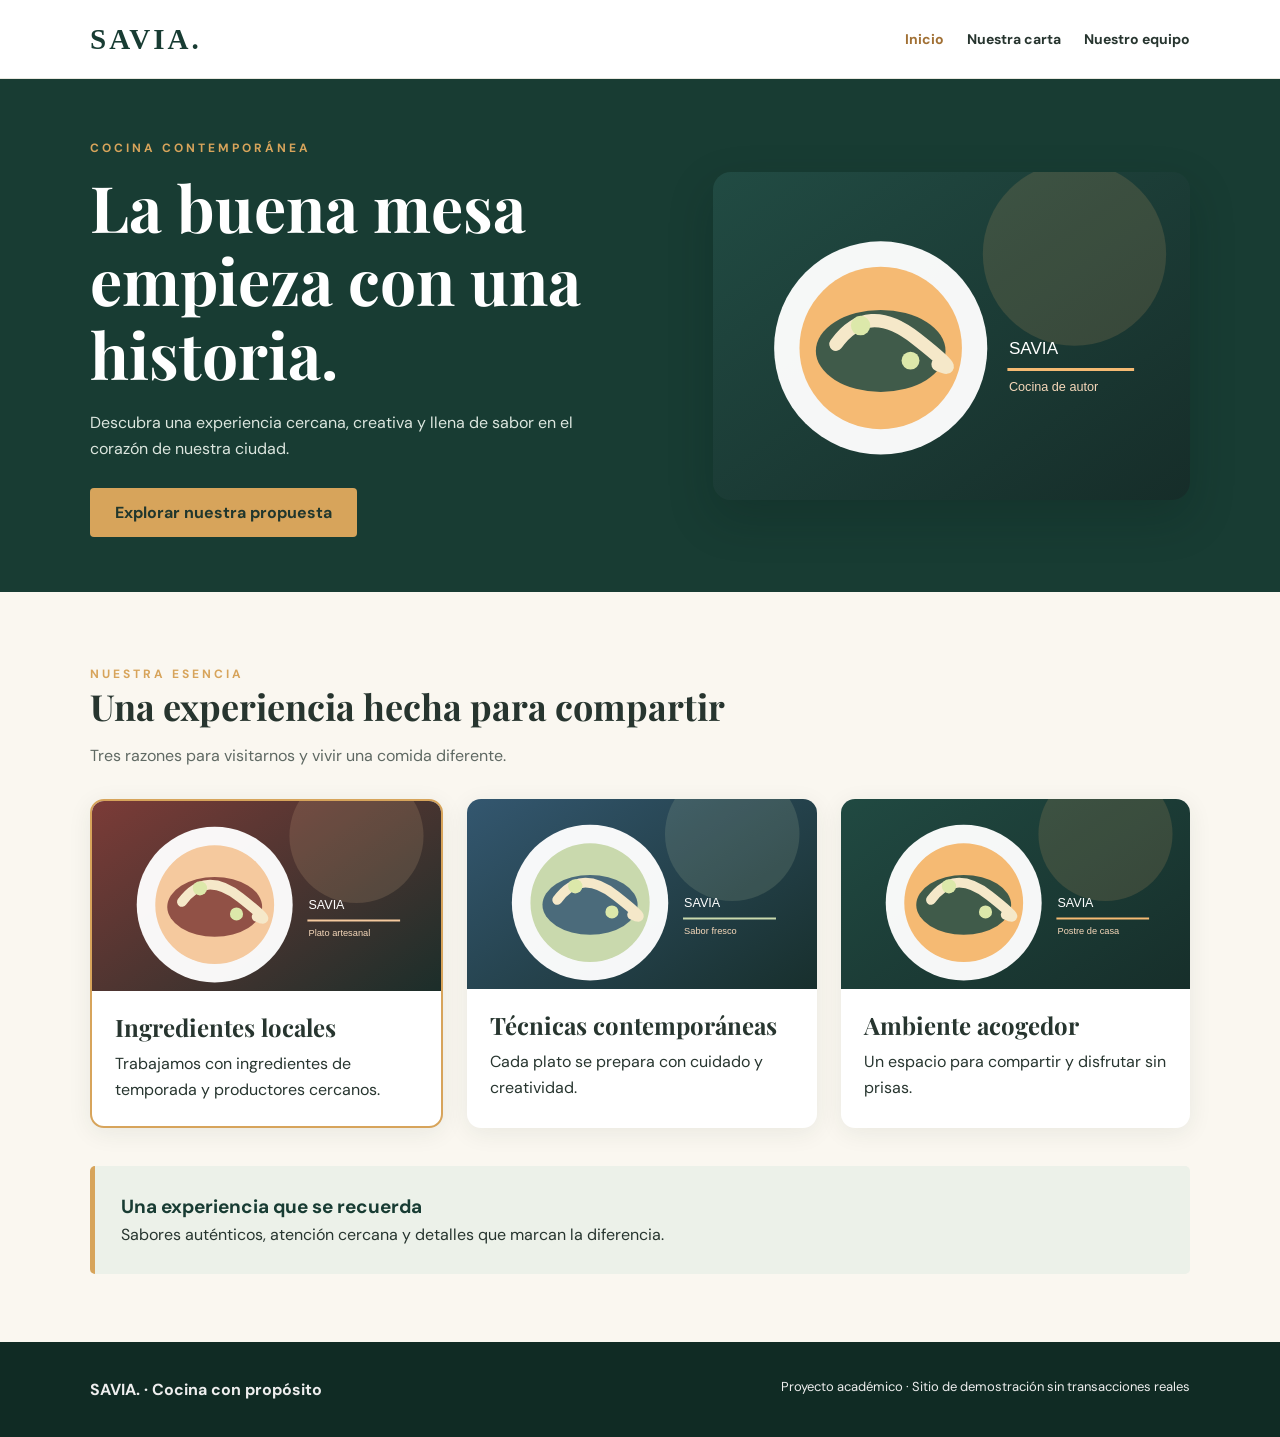
<file: index.html>
<!doctype html>
<html lang="es">
  <head>
    <meta charset="utf-8" />
    <meta content="width=device-width, initial-scale=1.0" name="viewport" />
    <title>SAVIA | Inicio</title>
    <link href="css/styles.css" rel="stylesheet" />
  </head>
  <body>
    <header class="site-header">
      <div class="container nav-inner">
        <a class="logo" href="index.html"> SAVIA. </a>
        <nav aria-label="Navegaci&oacute;n principal" class="nav-links">
          <a aria-current="page" href="index.html"> Inicio </a>
          <a class="nav-contact" href="pages/menu.html"> Nuestra carta </a>
          <a href="pages/equipo.html">Nuestro equipo</a>
        </nav>
      </div>
    </header>

    <main>
      <section class="hero">
        <div class="container hero-grid">
          <div>
            <span class="eyebrow"> Cocina contempor&aacute;nea </span>
            <h1>La buena mesa empieza con una historia.</h1>
            <p>
              Descubra una experiencia cercana, creativa y llena de sabor en el
              coraz&oacute;n de nuestra ciudad.
            </p>
            <a class="btn" href="pages/menu.html" id="hero-action">
              Explorar nuestra propuesta
            </a>
          </div>
          <img
            alt="Ilustraci&oacute;n de gastronom&iacute;a Savia"
            src="images/hero.svg"
          />
        </div>
      </section>
      <section class="section container">
        <div class="section-heading">
          <span class="eyebrow"> Nuestra esencia </span>
          <h2>Una experiencia hecha para compartir</h2>
          <p class="muted">
            Tres razones para visitarnos y vivir una comida diferente.
          </p>
        </div>
        <div class="feature-layout">
          <article class="tile card-highlight">
            <img
              alt="Presentaci&oacute;n gastron&oacute;mica 1"
              src="images/plato-1.svg"
            />
            <div class="tile-copy">
              <h3>Ingredientes locales</h3>
              <p>
                Trabajamos con ingredientes de temporada y productores cercanos.
              </p>
            </div>
          </article>
          <article class="tile">
            <img
              alt="Presentaci&oacute;n gastron&oacute;mica 2"
              src="images/plato-2.svg"
            />
            <div class="tile-copy">
              <h3>T&eacute;cnicas contempor&aacute;neas</h3>
              <p>Cada plato se prepara con cuidado y creatividad.</p>
            </div>
          </article>
          <article class="tile">
            <img
              alt="Presentaci&oacute;n gastron&oacute;mica 3"
              src="images/plato-3.svg"
            />
            <div class="tile-copy">
              <h3>Ambiente acogedor</h3>
              <p>Un espacio para compartir y disfrutar sin prisas.</p>
            </div>
          </article>
        </div>
        <div class="statement">
          <p class="statement-title" id="statement-title">
            Una experiencia que se recuerda
          </p>
          <p>
            Sabores aut&eacute;nticos, atenci&oacute;n cercana y detalles que
            marcan la diferencia.
          </p>
        </div>
      </section>
    </main>
    <footer class="site-footer">
      <div class="container footer-inner">
        <strong> SAVIA. &middot; Cocina con prop&oacute;sito </strong>
        <p>
          Proyecto acad&eacute;mico &middot; Sitio de demostraci&oacute;n sin
          transacciones reales
        </p>
      </div>
    </footer>
  </body>
</html>
</file>
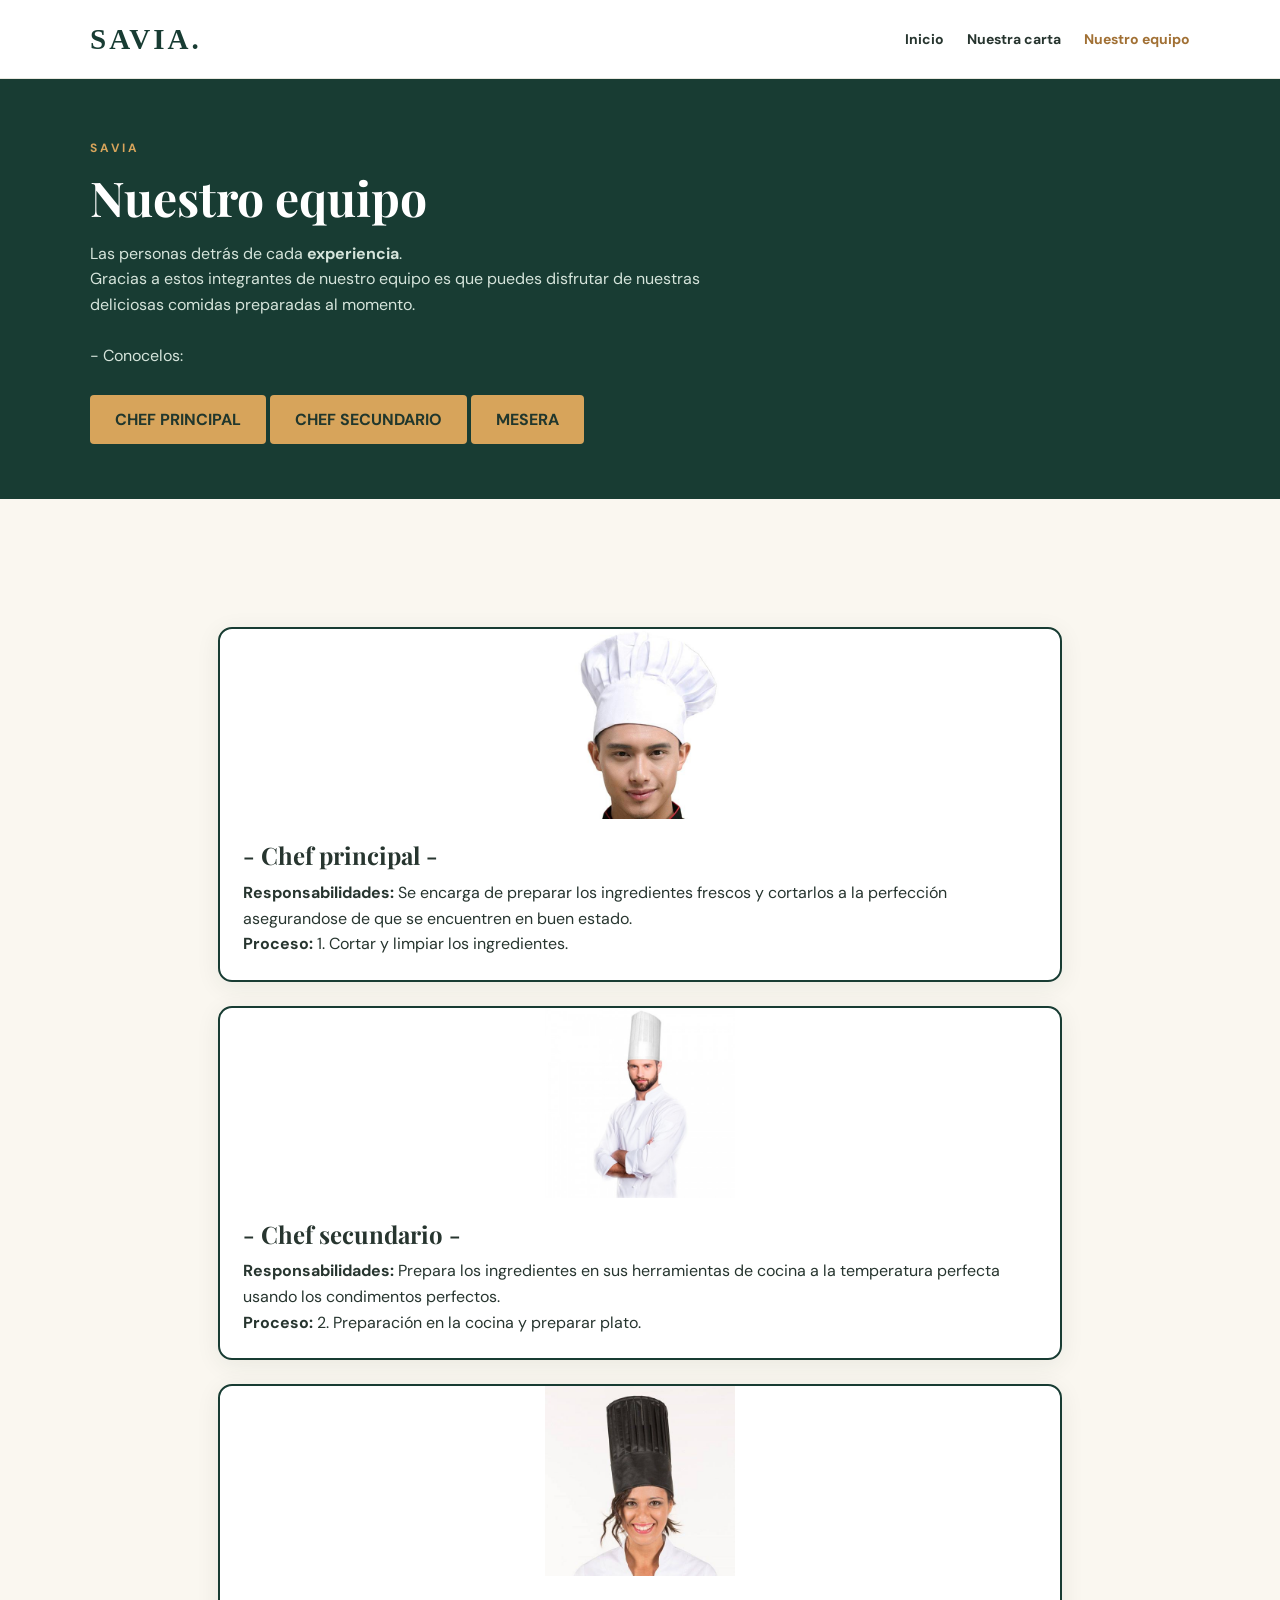
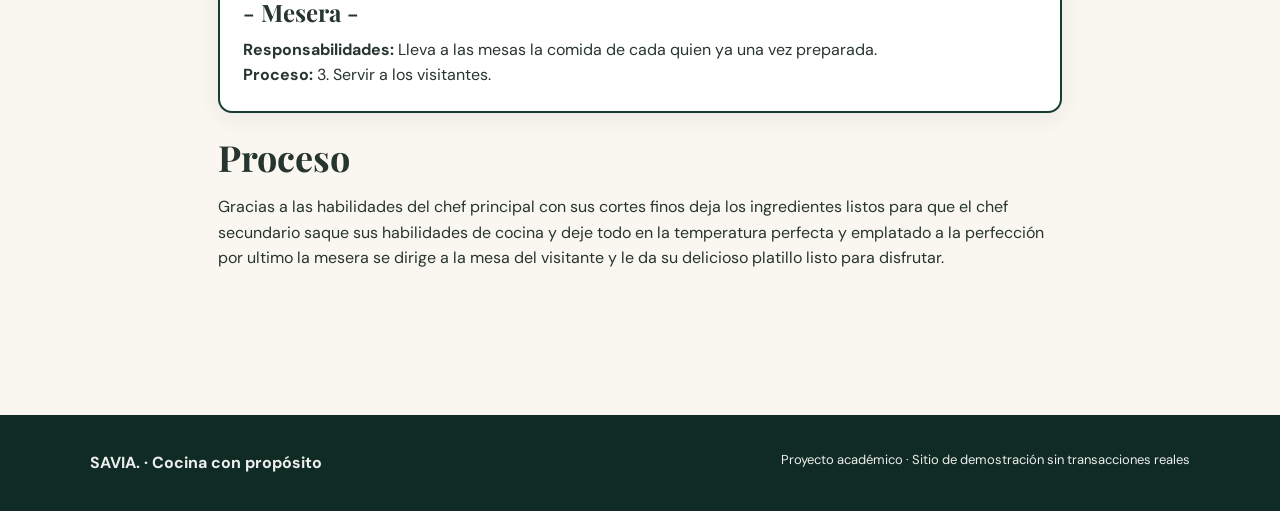
<file: pages/equipo.html>
<!doctype html>
<html lang="es">
  <head>
    <meta charset="utf-8" />
    <meta content="width=device-width, initial-scale=1.0" name="viewport" />
    <title>SAVIA | Nuestro equipo</title>
    <link href="../css/styles.css" rel="stylesheet" />
    <link href="../css/equipo.css" rel="stylesheet" />
  </head>
  <body>
    <header class="site-header">
      <div class="container nav-inner">
        <a class="logo" href="../index.html"> SAVIA. </a>
        <nav aria-label="Navegaci&oacute;n principal" class="nav-links">
          <a href="../index.html"> Inicio </a>
          <a class="nav-contact" href="menu.html"> Nuestra carta </a>
          <a aria-current="page" href="equipo.html">Nuestro equipo</a>
        </nav>
      </div>
    </header>
    <!-- HERO -->
    <section class="page-hero">
      <div class="container">
        <span class="eyebrow"> SAVIA </span>
        <h1>Nuestro equipo</h1>
        <p>
          Las personas detr&aacute;s de cada <strong>experiencia</strong>.
          <br />
          Gracias a estos integrantes de nuestro equipo es que puedes disfrutar
          de nuestras deliciosas comidas preparadas al momento.
          <br />
          <br />
          - Conocelos:
        </p>
        <a class="btn" href="#chef-principal">CHEF PRINCIPAL</a>
        <a class="btn" href="#chef-secundario">CHEF SECUNDARIO</a>
        <a class="btn" href="#mesera">MESERA</a>
      </div>
    </section>

    <!-- EQUIPO -->
    <main class="section container equipo">
      <!-- 1 -->
      <article class="tile tile-equipo" id="chef-principal">
        <img
          alt="Representación visual chef principal."
          src="../images/equipo-1.jpg"
        />
        <div class="tile-copy">
          <h3>- Chef principal -</h3>
          <p>
            <strong>Responsabilidades:</strong>
            Se encarga de preparar los ingredientes frescos y cortarlos a la
            perfección asegurandose de que se encuentren en buen estado.
            <br />
            <strong>Proceso:</strong> 1. Cortar y limpiar los ingredientes.
          </p>
        </div>
      </article>

      <!-- 2 -->
      <article class="tile tile-equipo" id="chef-secundario">
        <img
          alt="Representación visual chef secundario."
          src="../images/equipo-2.jpg"
        />
        <div class="tile-copy">
          <h3>- Chef secundario -</h3>
          <p>
            <strong>Responsabilidades:</strong>
            Prepara los ingredientes en sus herramientas de cocina a la
            temperatura perfecta usando los condimentos perfectos.
            <br />
            <strong>Proceso:</strong> 2. Preparación en la cocina y preparar
            plato.
          </p>
        </div>
      </article>

      <!-- 3 -->
      <article class="tile tile-equipo" id="mesera">
        <img
          alt="Representación visual de la Mesera."
          src="../images/equipo-3.jpg"
        />
        <div class="tile-copy">
          <h3>- Mesera -</h3>
          <p>
            <strong>Responsabilidades:</strong>
            Lleva a las mesas la comida de cada quien ya una vez preparada.
            <br />
            <strong>Proceso:</strong> 3. Servir a los visitantes.
          </p>
        </div>
      </article>

      <!-- COMO COLABORAN PARA EL PROCESO JUNTOS-->
      <article>
        <h2>Proceso</h2>
        <p>
          Gracias a las habilidades del chef principal con sus cortes finos deja
          los ingredientes listos para que el chef secundario saque sus
          habilidades de cocina y deje todo en la temperatura perfecta y
          emplatado a la perfección por ultimo la mesera se dirige a la mesa del
          visitante y le da su delicioso platillo listo para disfrutar.
        </p>
      </article>
    </main>

    <footer class="site-footer">
      <div class="container footer-inner">
        <strong> SAVIA. &middot; Cocina con prop&oacute;sito </strong>
        <p>
          Proyecto acad&eacute;mico &middot; Sitio de demostraci&oacute;n sin
          transacciones reales
        </p>
      </div>
    </footer>
  </body>
</html>
</file>
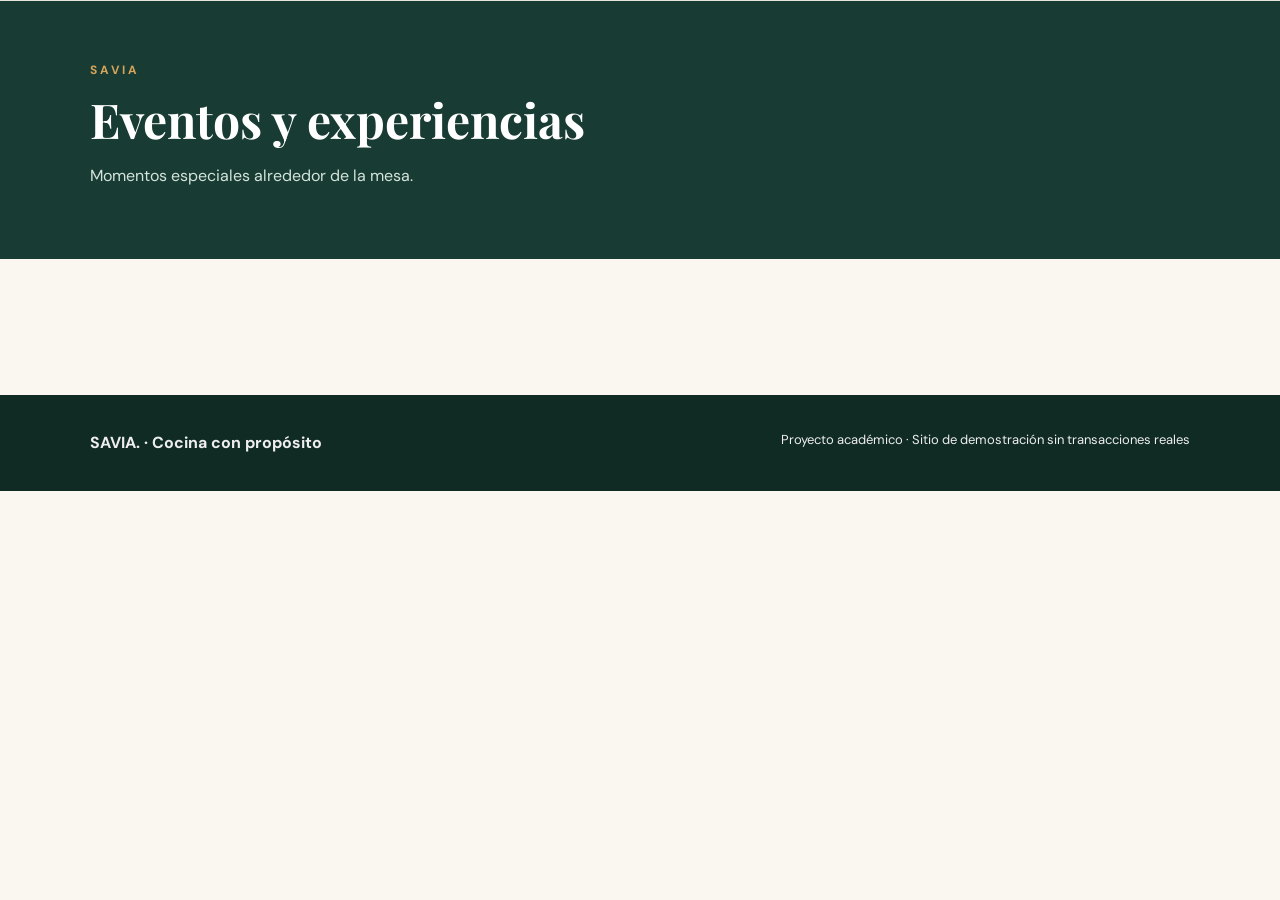
<file: pages/eventos.html>
<!doctype html>
<html lang="es">
  <head>
    <meta charset="utf-8" />
    <meta content="width=device-width, initial-scale=1.0" name="viewport" />
    <title>SAVIA | Eventos y experiencias</title>
    <link href="../css/styles.css" rel="stylesheet" />
  </head>
  <body>
    <header class="site-header">
      <!-- Espacio de trabajo: está pendiente de implementación. -->
    </header>

    <section class="page-hero">
      <div class="container">
        <span class="eyebrow"> SAVIA </span>
        <h1>Eventos y experiencias</h1>
        <p>Momentos especiales alrededor de la mesa.</p>
      </div>
    </section>
    <main class="section container">
      <!-- Espacio de trabajo: esta página está pendiente de implementación. -->
    </main>
    <footer class="site-footer">
      <div class="container footer-inner">
        <strong> SAVIA. &middot; Cocina con prop&oacute;sito </strong>
        <p>
          Proyecto acad&eacute;mico &middot; Sitio de demostraci&oacute;n sin
          transacciones reales
        </p>
      </div>
    </footer>
  </body>
</html>
</file>
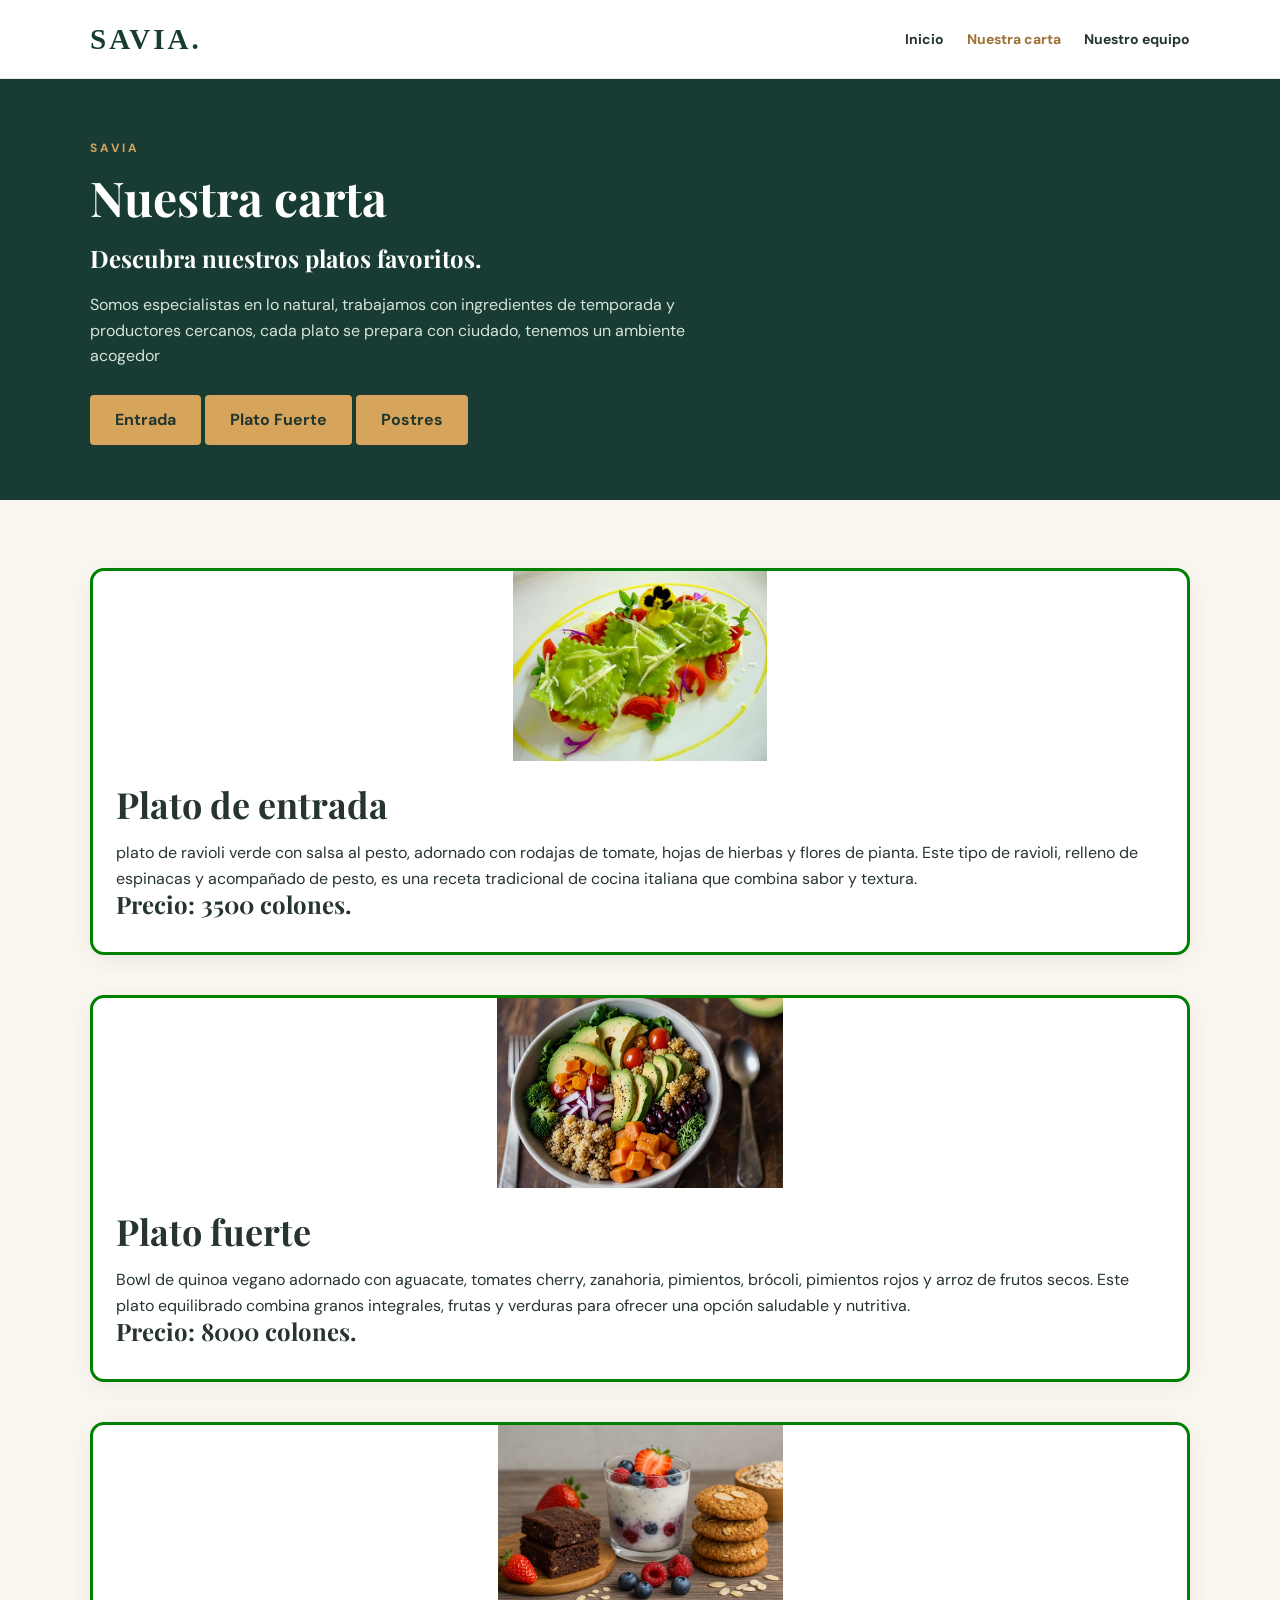
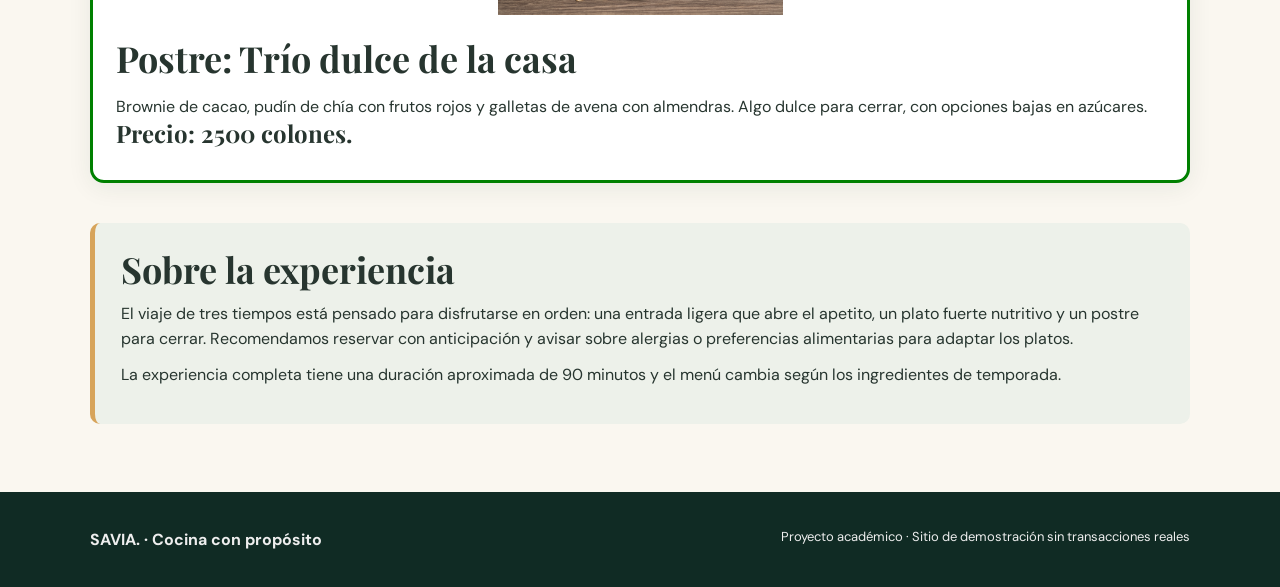
<file: pages/menu.html>
<!doctype html>
<html lang="es">
  <head>
    <meta charset="utf-8" />
    <meta content="width=device-width, initial-scale=1.0" name="viewport" />
    <title>SAVIA | Nuestra carta</title>
    <link href="../css/styles.css" rel="stylesheet" />
    <link href="../css/menu.css" rel="stylesheet" />
  </head>
  <body>
    <header class="site-header">
      <div class="container nav-inner">
        <a class="logo" href="../index.html"> SAVIA. </a>
        <nav aria-label="Navegaci&oacute;n principal" class="nav-links">
          <a href="../index.html"> Inicio </a>
          <a aria-current="page" class="nav-contact" href="menu.html"> Nuestra carta </a>
          <a href="equipo.html">Nuestro equipo</a>
        </nav>
      </div>
    </header>

    <section class="page-hero">
      <div class="container">
        <span class="eyebrow"> SAVIA </span>
        <h1>Nuestra carta</h1>
        <h2>Descubra nuestros platos favoritos.</h2>
        <p>Somos especialistas en lo natural, trabajamos con ingredientes de temporada y productores cercanos, cada plato se prepara con ciudado, tenemos un ambiente acogedor</p>
        <a class="btn" href="#entrada">Entrada</a>
        <a class="btn" href="#plato-fuerte">Plato Fuerte</a>
        <a class="btn" href="#postre">Postres</a>

      </div>
    </section>
    <main class="section container menu">
          <article class="tile tile-menu" id="entrada">
            <img
              alt="Presentaci&oacute;n gastron&oacute;mica 1"
              src="../images/entrada.jpg"
            />
            <div class="tile-copy">
              <h2>Plato de entrada</h2>
              <p>
                plato de ravioli verde con salsa al pesto, adornado con rodajas de tomate, hojas de hierbas y flores de pianta. Este tipo de ravioli, relleno de espinacas y acompañado de pesto, es una receta tradicional de cocina italiana que combina sabor y textura.
              </p>
              <h3>Precio: 3500 colones.</h3>
            </div>
          </article>
          <article class="tile tile-menu" id="plato-fuerte">
            <img
              alt="Presentaci&oacute;n gastron&oacute;mica 2"
              src="../images/plato-fuerte.jpg"
            />
            <div class="tile-copy">
              <h2>Plato fuerte</h2>
              <p>Bowl de quinoa vegano adornado con aguacate, tomates cherry, zanahoria, pimientos, brócoli, pimientos rojos y arroz de frutos secos. Este plato equilibrado combina granos integrales, frutas y verduras para ofrecer una opción saludable y nutritiva.
              </p>
              <h3>Precio: 8000 colones.</h3>
            </div>
          </article>
          <article class="tile tile-menu" id="postre">
            <img
              alt="Presentaci&oacute;n gastron&oacute;mica 3"
              src="../images/postre.png"
            />
            <div class="tile-copy">
              <h2>Postre: Trío dulce de la casa</h2>
              <p>Brownie de cacao, pudín de chía con frutos rojos y galletas de avena con almendras. Algo dulce para cerrar, con opciones bajas en azúcares.</p>
              <h3>Precio: 2500 colones.</h3>
            </div>
          </article>
          <section class="menu-info">
            <h2>Sobre la experiencia</h2>
            <p>El viaje de tres tiempos está pensado para disfrutarse en orden: una entrada ligera que abre el apetito, un plato fuerte nutritivo y un postre para cerrar. Recomendamos reservar con anticipación y avisar sobre alergias o preferencias alimentarias para adaptar los platos.</p>
            <p>La experiencia completa tiene una duración aproximada de 90 minutos y el menú cambia según los ingredientes de temporada.</p>
          </section>
    </main>
    <footer class="site-footer">
      <div class="container footer-inner">
        <strong> SAVIA. &middot; Cocina con prop&oacute;sito </strong>
        <p>
          Proyecto acad&eacute;mico &middot; Sitio de demostraci&oacute;n sin
          transacciones reales
        </p>
      </div>
    </footer>
  </body>
</html>
</file>
<file: css/styles.css>
@import url("https://fonts.googleapis.com/css2?family=DM+Sans:wght@400;500;600;700&family=Playfair+Display:wght@600;700&display=swap");
:root {
  --forest: #183c33;
  --cream: #faf7f0;
  --gold: #d7a45b;
  --ink: #27352f;
  --mute: #5f6963;
}
* {
  box-sizing: border-box;
}
body {
  margin: 0;
  background: var(--cream);
  color: var(--ink);
  font-family: "DM Sans", Arial, sans-serif;
  line-height: 1.6;
}
h1,
h2,
h3 {
  font-family: "Playfair Display", Georgia, serif;
  line-height: 1.15;
}
a {
  color: inherit;
  text-decoration: none;
}
img {
  display: block;
  max-width: 100%;
}
.container {
  width: min(1100px, calc(100% - 40px));
  margin-inline: auto;
}
.site-header {
  background: #fff;
  border-bottom: 1px solid #e8e7df;
}
.nav-inner {
  display: flex;
  align-items: center;
  justify-content: space-between;
  gap: 24px;
  min-height: 78px;
}
.logo {
  font-family: Georgia, serif;
  font-size: 29px;
  font-weight: bold;
  letter-spacing: 3px;
  color: var(--forest);
}
.nav-links {
  display: flex;
  align-items: center;
  gap: 23px;
  flex-wrap: wrap;
}
.nav-links a {
  font-size: 14px;
  font-weight: 700;
}
.nav-links a:hover,
.nav-links a[aria-current="page"] {
  color: #a17034;
}
.hero {
  background: var(--forest);
  color: white;
}
.hero-grid {
  display: grid;
  grid-template-columns: 1.1fr 0.9fr;
  gap: 40px;
  align-items: center;
  min-height: 440px;
  padding-block: 55px;
}
.hero h1 {
  font-size: clamp(36px, 5vw, 65px);
  margin: 10px 0 20px;
}
.hero p {
  max-width: 540px;
  color: #dce6df;
}
.hero img {
  width: 100%;
  border-radius: 18px;
  box-shadow: 0 18px 45px #071f183d;
}
.eyebrow {
  text-transform: uppercase;
  letter-spacing: 3px;
  font-size: 12px;
  font-weight: 700;
  color: var(--gold);
}
.btn {
  display: inline-block;
  background: var(--gold);
  color: #21372d;
  padding: 12px 25px;
  border-radius: 4px;
  font-weight: 700;
  margin-top: 10px;
}
.btn:hover {
  filter: brightness(0.93);
}
.section {
  padding-block: 68px;
}
.section h2 {
  font-size: 36px;
  margin: 0 0 15px;
}
.muted {
  color: var(--mute);
}
.feature-layout {
  display: flex;
  flex-direction: row;
  gap: 24px;
  margin-top: 30px;
}

.tile {
  background: white;
  border-radius: 14px;
  overflow: hidden;
  box-shadow: 0 5px 25px #173b2d13;
  flex: 1;
}

.tile img {
  height: 190px;
  width: 100%;
  object-fit: cover;
}

.tile-copy {
  padding: 23px;
}
.tile h3 {
  font-size: 24px;
  margin: 0 0 10px;
}
.tile p {
  margin: 0;
}
.statement {
  background: #ecf1e9;
  padding: 26px;
  border-left: 5px solid var(--gold);
  border-radius: 5px;
  margin-top: 38px;
}
.statement p {
  margin: 0;
}
.statement-title {
  font-size: 19px;
  font-weight: 700;
  color: var(--forest);
}
.section-heading {
  max-width: 690px;
}
.site-footer {
  background: #102b24;
  color: #eee;
  padding: 35px 0;
}
.footer-inner {
  display: flex;
  justify-content: space-between;
  gap: 20px;
  flex-wrap: wrap;
}
.footer-inner p {
  margin: 0;
  font-size: 13px;
}
.page-hero {
  background: var(--forest);
  color: white;
  padding: 55px 0;
}
.page-hero h1 {
  font-size: 48px;
  margin: 10px 0;
}
.page-hero p {
  max-width: 650px;
  color: #d5e4db;
}
.page-grid {
  display: grid;
  grid-template-columns: repeat(3, minmax(0, 1fr));
  gap: 24px;
  margin-top: 28px;
}
.page-grid .tile img {
  height: 185px;
}
.cta {
  padding: 22px;
  margin-top: 30px;
  background: #edf1ea;
  border-radius: 10px;
  font-weight: 600;
}
@media (max-width: 760px) {
  .nav-inner {
    align-items: flex-start;
    flex-direction: column;
    padding-block: 18px;
  }
  .nav-links {
    gap: 12px;
  }
  .hero-grid {
    grid-template-columns: 1fr;
  }
  .feature-layout {
    display: flex;
    flex-direction: column;
  }

  .page-grid {
    display: grid;
    grid-template-columns: 1fr;
  }
  .hero h1 {
    font-size: 39px;
  }
  .page-hero h1 {
    font-size: 37px;
  }
}
.card-highlight {
  border: 2px solid #d7a45b;
}

#hero-action {
  background: #d7a45b;
}
@media (max-width: 760px) {
  .nav-inner {
    flex-direction: row;
  }
  .nav-links {
    flex-wrap: nowrap;
  }
}

@media (max-width: 375px) {
  .nav-inner {
    flex-direction: column;
  }
}
</file>
<file: css/equipo.css>
.equipo {
  display: flex;
  padding: 10%;
  flex-direction: column;
  gap: 24px;
}

.tile-equipo {
  border: 2px solid #183c33;
}

.tile-equipo img {
  object-fit: scale-down;
  display: flex;
  justify-content: center;
}
</file>
<file: css/menu.css>
.menu{
 display: flex;
 flex-direction: column;
 gap: 40px

}

.tile-menu{
  border: 3px solid green;
}

.tile-menu img{
 object-fit: scale-down;
}

.menu-info {
  background: #edf1ea;
  border-left: 5px solid var(--gold);
  border-radius: 10px;
  padding: 26px;
}

.menu-info h2 {
  margin: 0 0 10px;
}

.menu-info p {
  margin: 0 0 10px;
}
</file>
